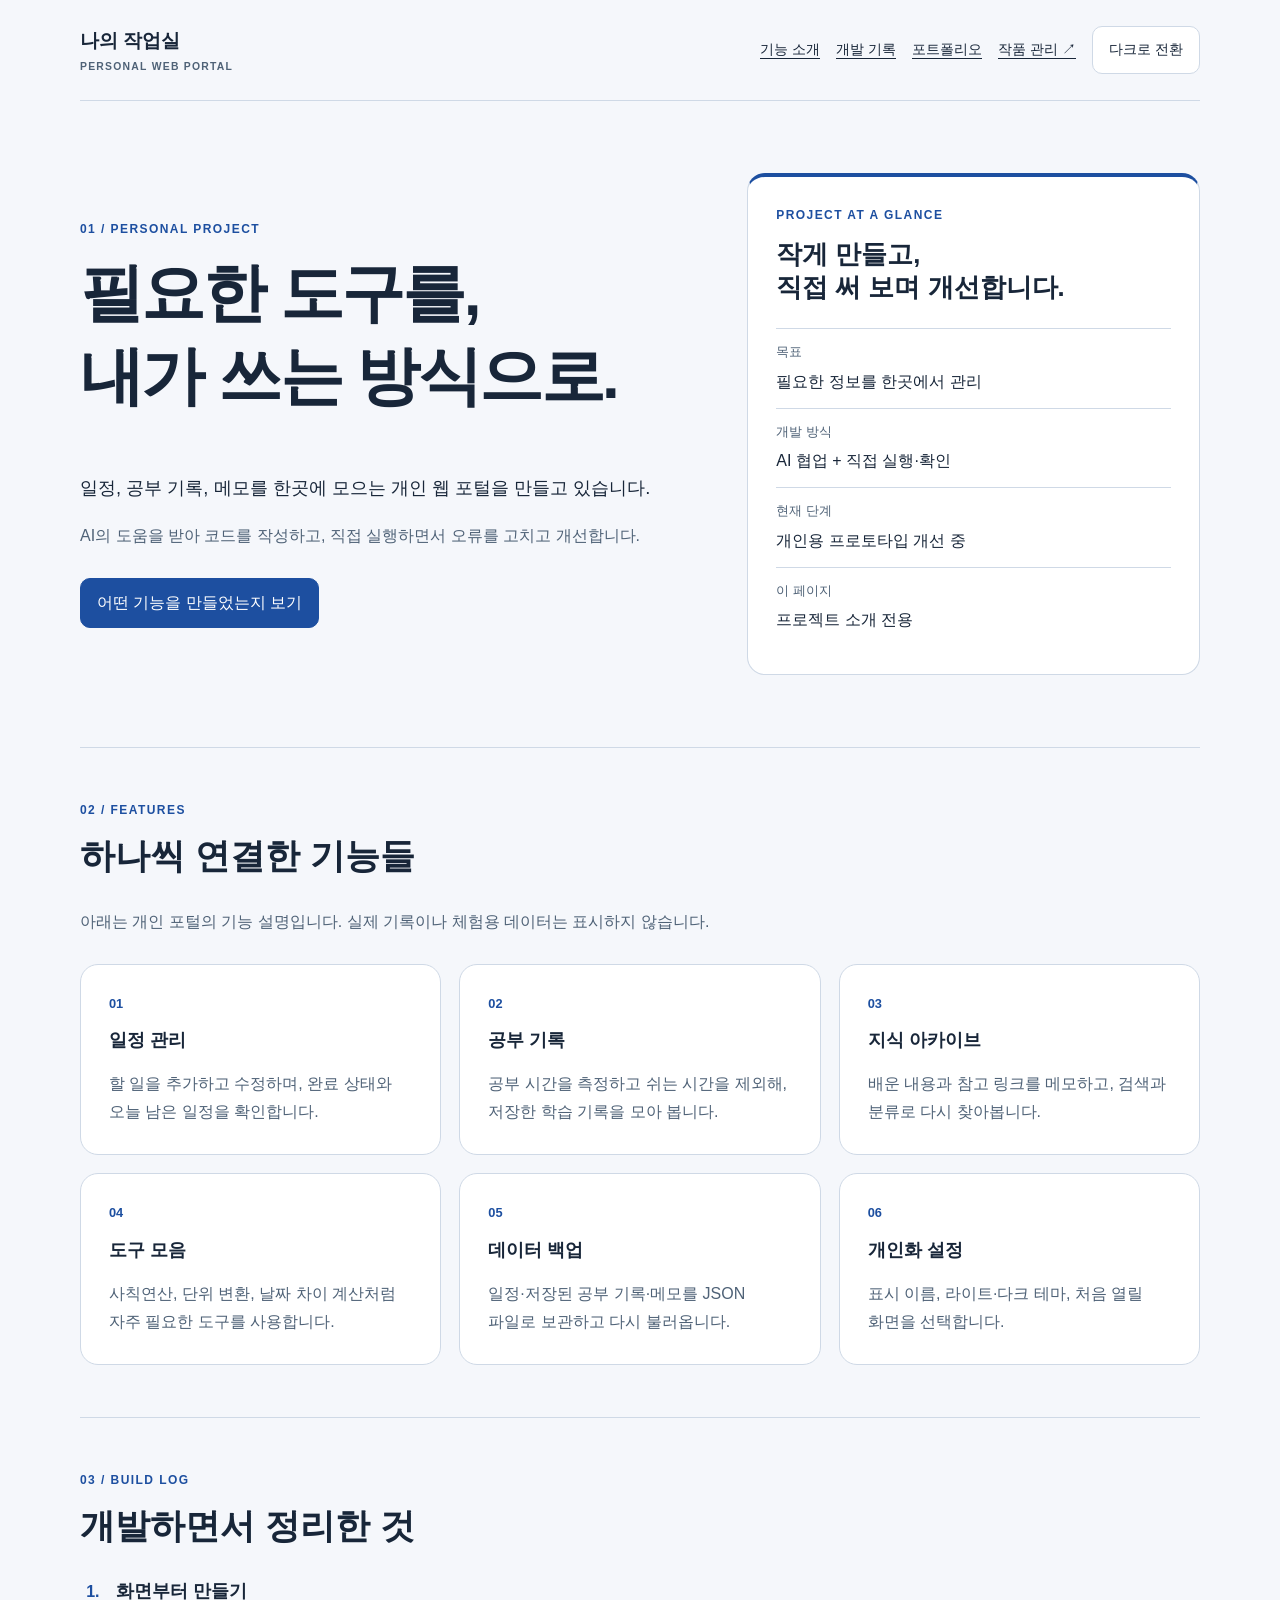
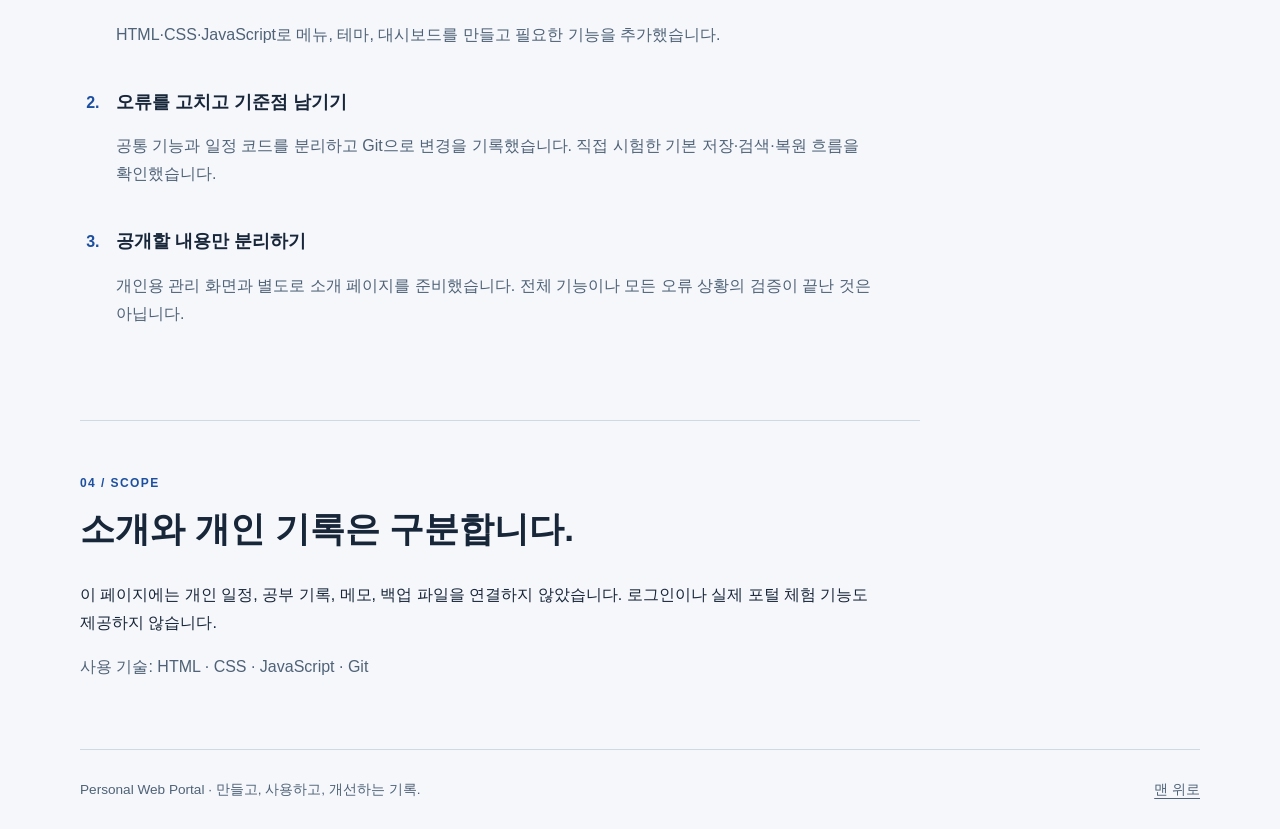
<file: index.html>
<!DOCTYPE html>
<html lang="ko" data-theme="light">
<head>
  <meta charset="UTF-8">
  <meta name="viewport" content="width=device-width, initial-scale=1.0">
  <meta name="description" content="AI와 함께 만드는 개인 웹 포털. 프로젝트의 목적, 기능, 개발 과정을 소개합니다.">
  <title>나의 작업실 | Personal Web Portal</title>
  <link rel="icon" href="data:,">
  <link rel="stylesheet" href="./public.css">
  <script src="./public.js" defer></script>
</head>
<body id="top">
  <a class="skip-link" href="#main">본문으로 바로가기</a>

  <header class="site-header wrap">
    <!-- 공개해도 되는 닉네임으로 바꾸세요. -->
    <a class="brand" href="#top">나의 작업실<span>PERSONAL WEB PORTAL</span></a>

    <nav aria-label="소개 페이지 메뉴">
      <a href="#features">기능 소개</a>
      <a href="#process">개발 기록</a>
      <a href="./portfolio.html">포트폴리오</a>
      <a href="https://app.pagescms.org" target="_blank" rel="noopener noreferrer">작품 관리 ↗</a>
      <button id="publicTheme" type="button" hidden>테마 전환</button>
    </nav>
  </header>

  <main id="main" class="wrap" tabindex="-1">
    <section class="hero" aria-labelledby="heroTitle">
      <div>
        <p class="eyebrow">01 / PERSONAL PROJECT</p>

        <h1 id="heroTitle">필요한 도구를,<br>내가 쓰는 방식으로.</h1>

        <p class="lead">
          일정, 공부 기록, 메모를 한곳에 모으는 개인 웹 포털을 만들고 있습니다.
        </p>

        <p class="muted">
          AI의 도움을 받아 코드를 작성하고, 직접 실행하면서 오류를 고치고 개선합니다.
        </p>

        <a class="button primary" href="#features">
          어떤 기능을 만들었는지 보기
        </a>
      </div>

      <aside class="project-card" aria-labelledby="projectTitle">
        <p class="eyebrow">PROJECT AT A GLANCE</p>
        <h2 id="projectTitle">작게 만들고,<br>직접 써 보며 개선합니다.</h2>

        <dl>
          <div>
            <dt>목표</dt>
            <dd>필요한 정보를 한곳에서 관리</dd>
          </div>
          <div>
            <dt>개발 방식</dt>
            <dd>AI 협업 + 직접 실행·확인</dd>
          </div>
          <div>
            <dt>현재 단계</dt>
            <dd>개인용 프로토타입 개선 중</dd>
          </div>
          <div>
            <dt>이 페이지</dt>
            <dd>프로젝트 소개 전용</dd>
          </div>
        </dl>
      </aside>
    </section>

    <section id="features" class="section" aria-labelledby="featuresTitle">
      <p class="eyebrow">02 / FEATURES</p>
      <h2 id="featuresTitle">하나씩 연결한 기능들</h2>

      <p class="section-intro">
        아래는 개인 포털의 기능 설명입니다.
        실제 기록이나 체험용 데이터는 표시하지 않습니다.
      </p>

      <div class="feature-grid">
        <article class="card">
          <p class="number">01</p>
          <h3>일정 관리</h3>
          <p>할 일을 추가하고 수정하며, 완료 상태와 오늘 남은 일정을 확인합니다.</p>
        </article>

        <article class="card">
          <p class="number">02</p>
          <h3>공부 기록</h3>
          <p>공부 시간을 측정하고 쉬는 시간을 제외해, 저장한 학습 기록을 모아 봅니다.</p>
        </article>

        <article class="card">
          <p class="number">03</p>
          <h3>지식 아카이브</h3>
          <p>배운 내용과 참고 링크를 메모하고, 검색과 분류로 다시 찾아봅니다.</p>
        </article>

        <article class="card">
          <p class="number">04</p>
          <h3>도구 모음</h3>
          <p>사칙연산, 단위 변환, 날짜 차이 계산처럼 자주 필요한 도구를 사용합니다.</p>
        </article>

        <article class="card">
          <p class="number">05</p>
          <h3>데이터 백업</h3>
          <p>일정·저장된 공부 기록·메모를 JSON 파일로 보관하고 다시 불러옵니다.</p>
        </article>

        <article class="card">
          <p class="number">06</p>
          <h3>개인화 설정</h3>
          <p>표시 이름, 라이트·다크 테마, 처음 열릴 화면을 선택합니다.</p>
        </article>
      </div>
    </section>

    <section id="process" class="section" aria-labelledby="processTitle">
      <p class="eyebrow">03 / BUILD LOG</p>
      <h2 id="processTitle">개발하면서 정리한 것</h2>

      <ol class="timeline">
        <li>
          <h3>화면부터 만들기</h3>
          <p>
            HTML·CSS·JavaScript로 메뉴, 테마, 대시보드를 만들고
            필요한 기능을 추가했습니다.
          </p>
        </li>

        <li>
          <h3>오류를 고치고 기준점 남기기</h3>
          <p>
            공통 기능과 일정 코드를 분리하고 Git으로 변경을 기록했습니다.
            직접 시험한 기본 저장·검색·복원 흐름을 확인했습니다.
          </p>
        </li>

        <li>
          <h3>공개할 내용만 분리하기</h3>
          <p>
            개인용 관리 화면과 별도로 소개 페이지를 준비했습니다.
            전체 기능이나 모든 오류 상황의 검증이 끝난 것은 아닙니다.
          </p>
        </li>
      </ol>
    </section>

    <section class="section boundary" aria-labelledby="scopeTitle">
      <p class="eyebrow">04 / SCOPE</p>
      <h2 id="scopeTitle">소개와 개인 기록은 구분합니다.</h2>

      <p>
        이 페이지에는 개인 일정, 공부 기록, 메모, 백업 파일을 연결하지 않았습니다.
        로그인이나 실제 포털 체험 기능도 제공하지 않습니다.
      </p>

      <p class="muted">사용 기술: HTML · CSS · JavaScript · Git</p>
    </section>
  </main>

  <footer class="site-footer wrap">
    <p>Personal Web Portal · 만들고, 사용하고, 개선하는 기록.</p>
    <a href="#top">맨 위로</a>
  </footer>
</body>
</html>
</file>
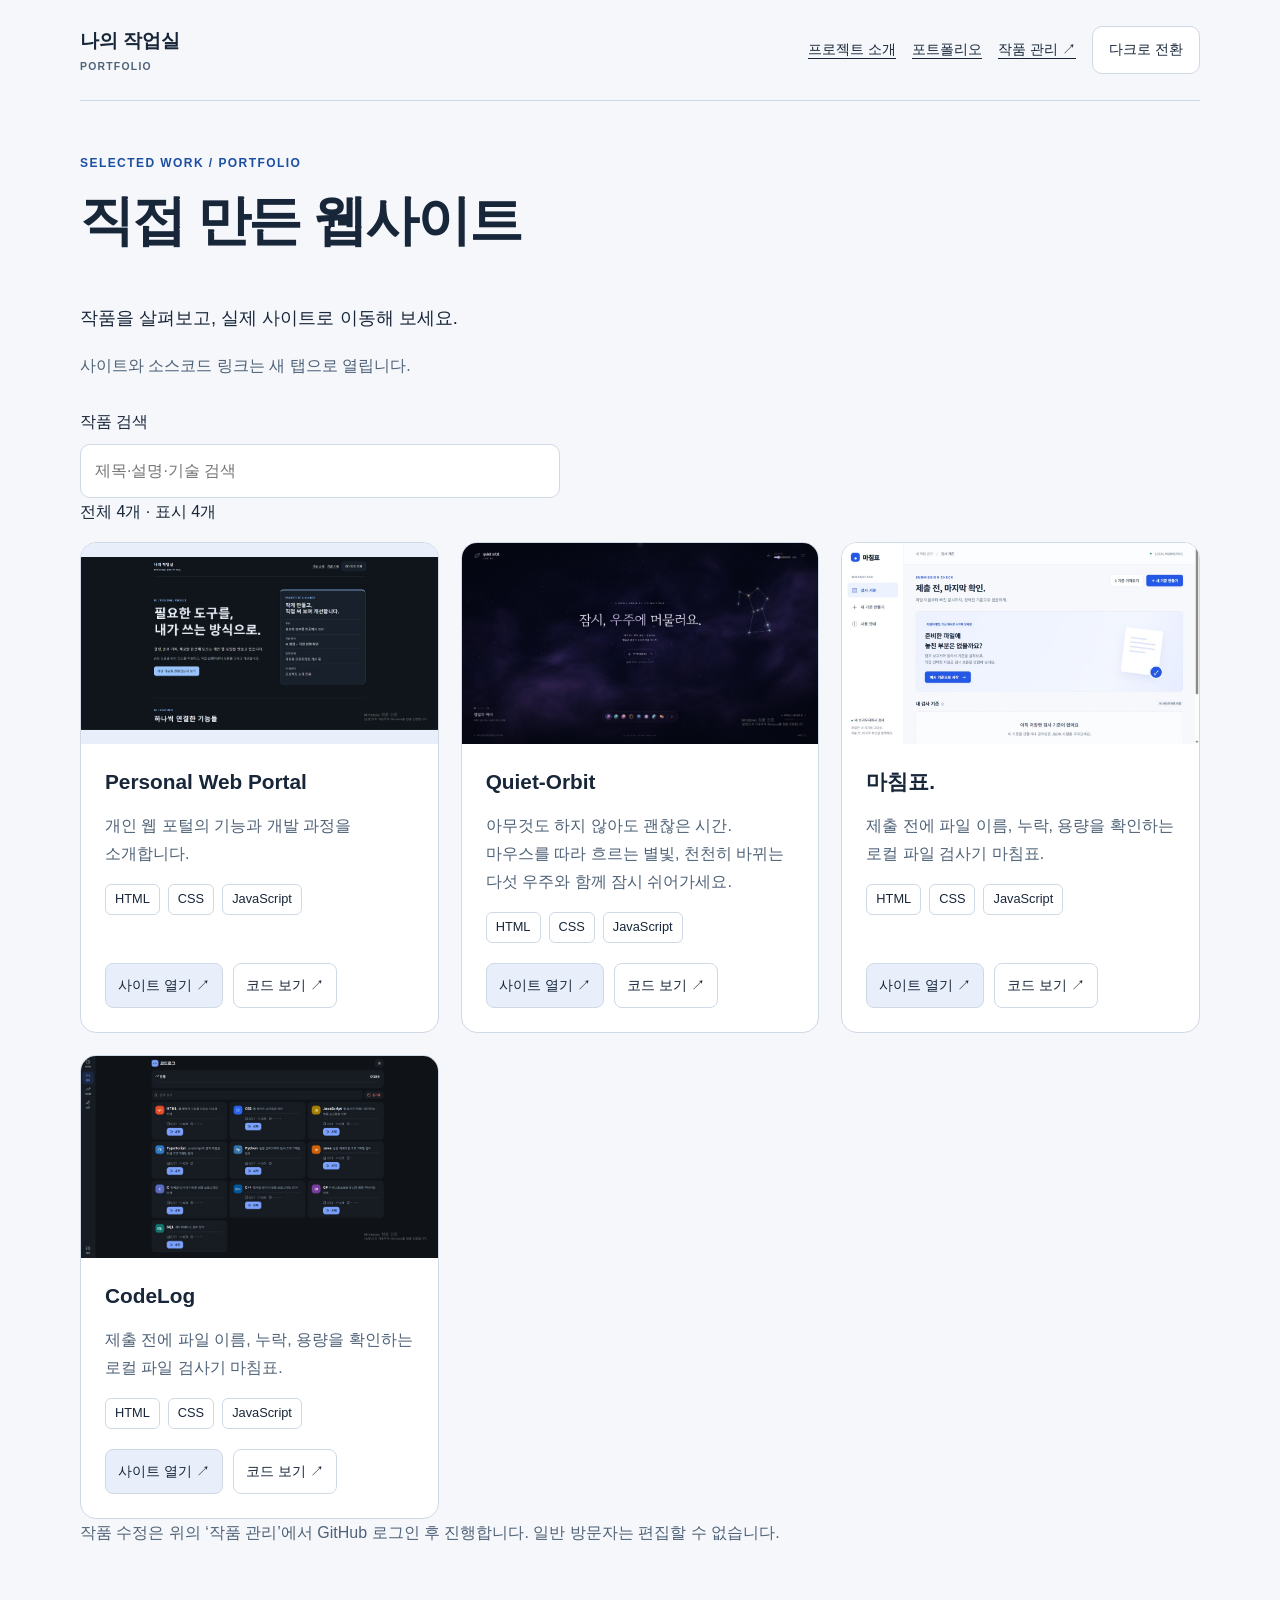
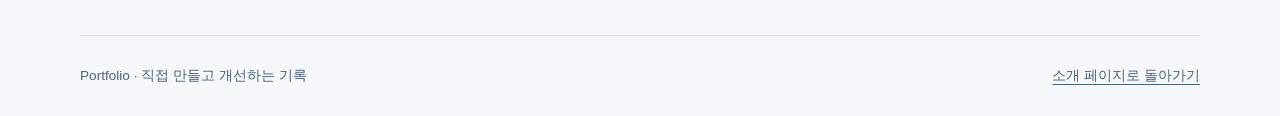
<file: portfolio.html>
<!DOCTYPE html>
<html lang="ko" data-theme="light">
<head>
  <meta charset="UTF-8">
  <meta name="viewport" content="width=device-width, initial-scale=1.0">
  <meta name="description" content="직접 만든 웹사이트를 소개하고 방문할 수 있는 포트폴리오입니다.">
  <title>포트폴리오 | 나의 작업실</title>
  <link rel="icon" href="data:,">
  <link rel="stylesheet" href="./public.css">
  <link rel="stylesheet" href="./portfolio.css">
  <script src="./public.js" defer></script>
  <script src="./portfolio.js?v=cms-1" defer></script>
</head>
<body id="top">
  <a class="skip-link" href="#main">본문으로 바로가기</a>

  <header class="site-header wrap">
    <a class="brand" href="./index.html">
      나의 작업실<span>PORTFOLIO</span>
    </a>

    <nav aria-label="포트폴리오 메뉴">
      <a href="./index.html">프로젝트 소개</a>
      <a href="./portfolio.html" aria-current="page">포트폴리오</a>
      <a href="https://app.pagescms.org" target="_blank" rel="noopener noreferrer">작품 관리 ↗</a>
      <button id="publicTheme" type="button" hidden>테마 전환</button>
    </nav>
  </header>

  <main id="main" class="wrap portfolio-main" tabindex="-1">
    <section aria-labelledby="portfolioTitle">
      <p class="eyebrow">SELECTED WORK / PORTFOLIO</p>
      <h1 id="portfolioTitle">직접 만든 웹사이트</h1>
      <p class="lead">
        작품을 살펴보고, 실제 사이트로 이동해 보세요.
      </p>
      <p class="muted">
        사이트와 소스코드 링크는 새 탭으로 열립니다.
      </p>

      <label class="portfolio-search" for="portfolioSearch">
        작품 검색
        <input
          id="portfolioSearch"
          type="search"
          placeholder="제목·설명·기술 검색"
          maxlength="100"
          disabled
        >
      </label>

      <p id="portfolioCount" role="status">
        작품 목록을 불러오는 중입니다.
      </p>

      <p
        id="portfolioNotice"
        class="portfolio-notice"
        role="status"
        hidden
      ></p>

      <div id="portfolioGrid" class="portfolio-grid"></div>
      <p class="muted">작품 수정은 위의 ‘작품 관리’에서 GitHub 로그인 후 진행합니다. 일반 방문자는 편집할 수 없습니다.</p>

      <noscript>
        작품 목록을 보려면 브라우저의 JavaScript를 켜 주세요.
      </noscript>
    </section>
  </main>

  <footer class="site-footer wrap">
    <p>Portfolio · 직접 만들고 개선하는 기록</p>
    <a href="./index.html">소개 페이지로 돌아가기</a>
  </footer>
</body>
</html>
</file>
<file: public.css>
/* 이 파일은 public-site 안의 소개 페이지에서만 연결합니다. */
:root {
  color-scheme: light;
  --bg: #f5f7fb;
  --surface: #ffffff;
  --text: #182639;
  --muted: #4f6277;
  --line: #cfd9e6;
  --accent: #1d4fa0;
  --button-text: #ffffff;
  --soft: #e8effb;
}

:root[data-theme="dark"] {
  color-scheme: dark;
  --bg: #10151b;
  --surface: #18212b;
  --text: #edf3fb;
  --muted: #bac5d2;
  --line: #364657;
  --accent: #9ac5ff;
  --button-text: #10151b;
  --soft: #202e40;
}

* {
  box-sizing: border-box;
}

body {
  margin: 0;
  background: var(--bg);
  color: var(--text);
  font-family: "Segoe UI", "Malgun Gothic", sans-serif;
  line-height: 1.75;
  overflow-wrap: anywhere;
  word-break: keep-all;
}

[hidden] {
  display: none !important;
}

a {
  color: inherit;
  text-underline-offset: 4px;
}

button {
  font: inherit;
  cursor: pointer;
}

h1, h2, h3, p {
  margin-top: 0;
}

h1, h2, h3 {
  line-height: 1.3;
}

h2 {
  font-size: clamp(1.6rem, 3vw, 2.2rem);
}

h3 {
  font-size: 1.15rem;
}

:focus-visible {
  outline: 3px solid var(--accent);
  outline-offset: 5px;
}

.wrap {
  width: min(1120px, calc(100% - 40px));
  margin-inline: auto;
}

/* 키보드 사용자를 위한 본문 바로가기 */
.skip-link {
  position: fixed;
  top: 10px;
  left: 10px;
  z-index: 10;
  padding: 10px 16px;
  background: var(--surface);
  transform: translateY(-180%);
}

.skip-link:focus {
  transform: translateY(0);
}

/* 상단 메뉴와 하단 */
.site-header,
.site-header nav,
.site-footer {
  display: flex;
  align-items: center;
  justify-content: space-between;
  flex-wrap: wrap;
  gap: 16px;
}

.site-header {
  padding-block: 24px;
  border-bottom: 1px solid var(--line);
}

.brand {
  font-size: 1.2rem;
  font-weight: 700;
  text-decoration: none;
}

.brand span {
  display: block;
  font-size: 0.65rem;
  letter-spacing: 0.12em;
  color: var(--muted);
}

.site-header nav {
  justify-content: flex-start;
  font-size: 0.9rem;
}

.site-header nav a {
  padding-block: 8px;
}

#publicTheme,
.button {
  display: inline-block;
  padding: 10px 16px;
  border: 1px solid var(--line);
  border-radius: 10px;
  background: var(--surface);
  color: var(--text);
  text-decoration: none;
}

#publicTheme:hover {
  background: var(--soft);
}

.button.primary {
  background: var(--accent);
  color: var(--button-text);
  border-color: var(--accent);
}

.button:hover {
  text-decoration: underline;
}

/* 첫 소개 영역 */
.hero {
  display: grid;
  grid-template-columns: 1.35fr 1fr;
  gap: 56px;
  align-items: center;
  padding-block: 72px;
}

.hero > *,
.feature-grid > * {
  min-width: 0;
}

.eyebrow {
  color: var(--accent);
  font-size: 0.75rem;
  font-weight: 700;
  letter-spacing: 0.12em;
}

h1 {
  font-size: clamp(2.2rem, 5vw, 4.2rem);
  letter-spacing: -0.04em;
}

.lead {
  font-size: 1.15rem;
}

.muted,
.section-intro {
  color: var(--muted);
}

.hero .button {
  margin-top: 12px;
}

.project-card,
.card {
  padding: 28px;
  border: 1px solid var(--line);
  border-radius: 18px;
  background: var(--surface);
}

.project-card {
  border-top: 4px solid var(--accent);
}

.project-card h2 {
  font-size: 1.6rem;
}

dl {
  margin: 24px 0 0;
}

dl > div {
  padding-block: 12px;
  border-top: 1px solid var(--line);
}

dt {
  font-size: 0.8rem;
  color: var(--muted);
}

dd {
  margin: 4px 0 0;
}

/* 기능 소개와 개발 기록 */
.section {
  padding-block: 52px;
  border-top: 1px solid var(--line);
}

.feature-grid {
  display: grid;
  grid-template-columns: repeat(3, minmax(0, 1fr));
  gap: 18px;
  margin-top: 28px;
}

.number {
  color: var(--accent);
  font-size: 0.8rem;
  font-weight: 700;
}

.card p:last-child {
  margin-bottom: 0;
  color: var(--muted);
}

.timeline {
  margin: 28px 0 0;
  padding-left: 24px;
}

.timeline li {
  padding: 0 0 24px 12px;
}

.timeline li::marker {
  color: var(--accent);
  font-weight: 700;
}

.timeline p {
  color: var(--muted);
  max-width: 780px;
}

.boundary {
  max-width: 840px;
}

.site-footer {
  padding-block: 28px;
  border-top: 1px solid var(--line);
  font-size: 0.85rem;
  color: var(--muted);
}

.site-footer p {
  margin: 0;
}

/* 작은 화면 */
@media (max-width: 900px) {
  .hero {
    grid-template-columns: 1fr;
    gap: 32px;
    padding-block: 48px;
  }

  .feature-grid {
    grid-template-columns: repeat(2, minmax(0, 1fr));
  }
}

@media (max-width: 580px) {
  .wrap {
    width: calc(100% - 32px);
  }

  .site-header nav {
    gap: 12px;
  }

  .feature-grid {
    grid-template-columns: 1fr;
  }

  .project-card,
  .card {
    padding: 22px;
  }

  .section {
    padding-block: 36px;
  }
}
</file>
<file: portfolio.css>
/* 전시 페이지 스타일. 기존 개인 포털 화면에는 적용하지 않습니다. */
.portfolio-main {
  padding-block: 52px 72px;
}

.portfolio-main h1 {
  font-size: clamp(2rem, 5vw, 3.4rem);
}

.portfolio-search {
  display: grid;
  gap: 8px;
  max-width: 480px;
  margin-top: 28px;
}

.portfolio-search input {
  width: 100%;
  min-width: 0;
  padding: 12px 14px;
  font: inherit;
  border: 1px solid var(--line);
  border-radius: 10px;
  color: var(--text);
  background: var(--surface);
}

.portfolio-grid {
  display: grid;
  grid-template-columns: repeat(3, minmax(0, 1fr));
  gap: 22px;
}

.portfolio-card {
  min-width: 0;
  overflow: hidden;
  display: flex;
  flex-direction: column;
  border: 1px solid var(--line);
  border-radius: 16px;
  background: var(--surface);
}

.portfolio-preview {
  aspect-ratio: 16 / 9;
  display: flex;
  align-items: center;
  justify-content: space-between;
  gap: 16px;
  padding: 24px;
  background: var(--soft);
  color: var(--accent);
  font-weight: 700;
}

.portfolio-preview span {
  font-size: 3rem;
  line-height: 1;
}

.portfolio-preview img {
  width: 100%;
  height: 100%;
  object-fit: contain;
}

.portfolio-preview.has-image {
  padding: 0;
}

.portfolio-body {
  display: flex;
  flex-direction: column;
  flex: 1;
  padding: 24px;
}

.portfolio-body h2 {
  font-size: 1.3rem;
}

.portfolio-description {
  color: var(--muted);
  white-space: pre-wrap;
}

.portfolio-tags {
  display: flex;
  flex-wrap: wrap;
  gap: 8px;
  list-style: none;
  padding: 0;
  margin: 0 0 20px;
}

.portfolio-tags li {
  padding: 3px 9px;
  border: 1px solid var(--line);
  border-radius: 6px;
  font-size: 0.8rem;
}

.portfolio-links {
  display: flex;
  flex-wrap: wrap;
  gap: 10px;
  margin-top: auto;
}

.portfolio-link {
  display: inline-block;
  padding: 9px 12px;
  border: 1px solid var(--line);
  border-radius: 8px;
  text-decoration: none;
  font-size: 0.9rem;
}

.portfolio-link:first-child {
  background: var(--soft);
}

.portfolio-link:hover {
  text-decoration: underline;
}

.portfolio-unavailable {
  color: var(--muted);
  font-size: 0.85rem;
}

.portfolio-notice {
  padding: 12px;
  border: 1px solid var(--line);
  border-radius: 8px;
}

/* 개인 포털 사이드바에 추가한 링크만 꾸밉니다. */
.portfolio-entry {
  display: block;
  padding: 13px 15px;
  margin: 6px 0;
  border: 1px solid var(--border, #cfd9e6);
  border-radius: 8px;
  color: var(--text);
  background: var(--surface);
  text-decoration: none;
}

.portfolio-entry:hover {
  background: var(--hover, var(--surface));
}

.portfolio-entry:focus-visible {
  outline: 2px solid var(--accent);
  outline-offset: 3px;
}

@media (max-width: 900px) {
  .portfolio-grid {
    grid-template-columns: repeat(2, minmax(0, 1fr));
  }
}

@media (max-width: 580px) {
  .portfolio-grid {
    grid-template-columns: 1fr;
  }

  .portfolio-main {
    padding-block: 32px 48px;
  }

  .portfolio-body {
    padding: 20px;
  }
}
</file>
